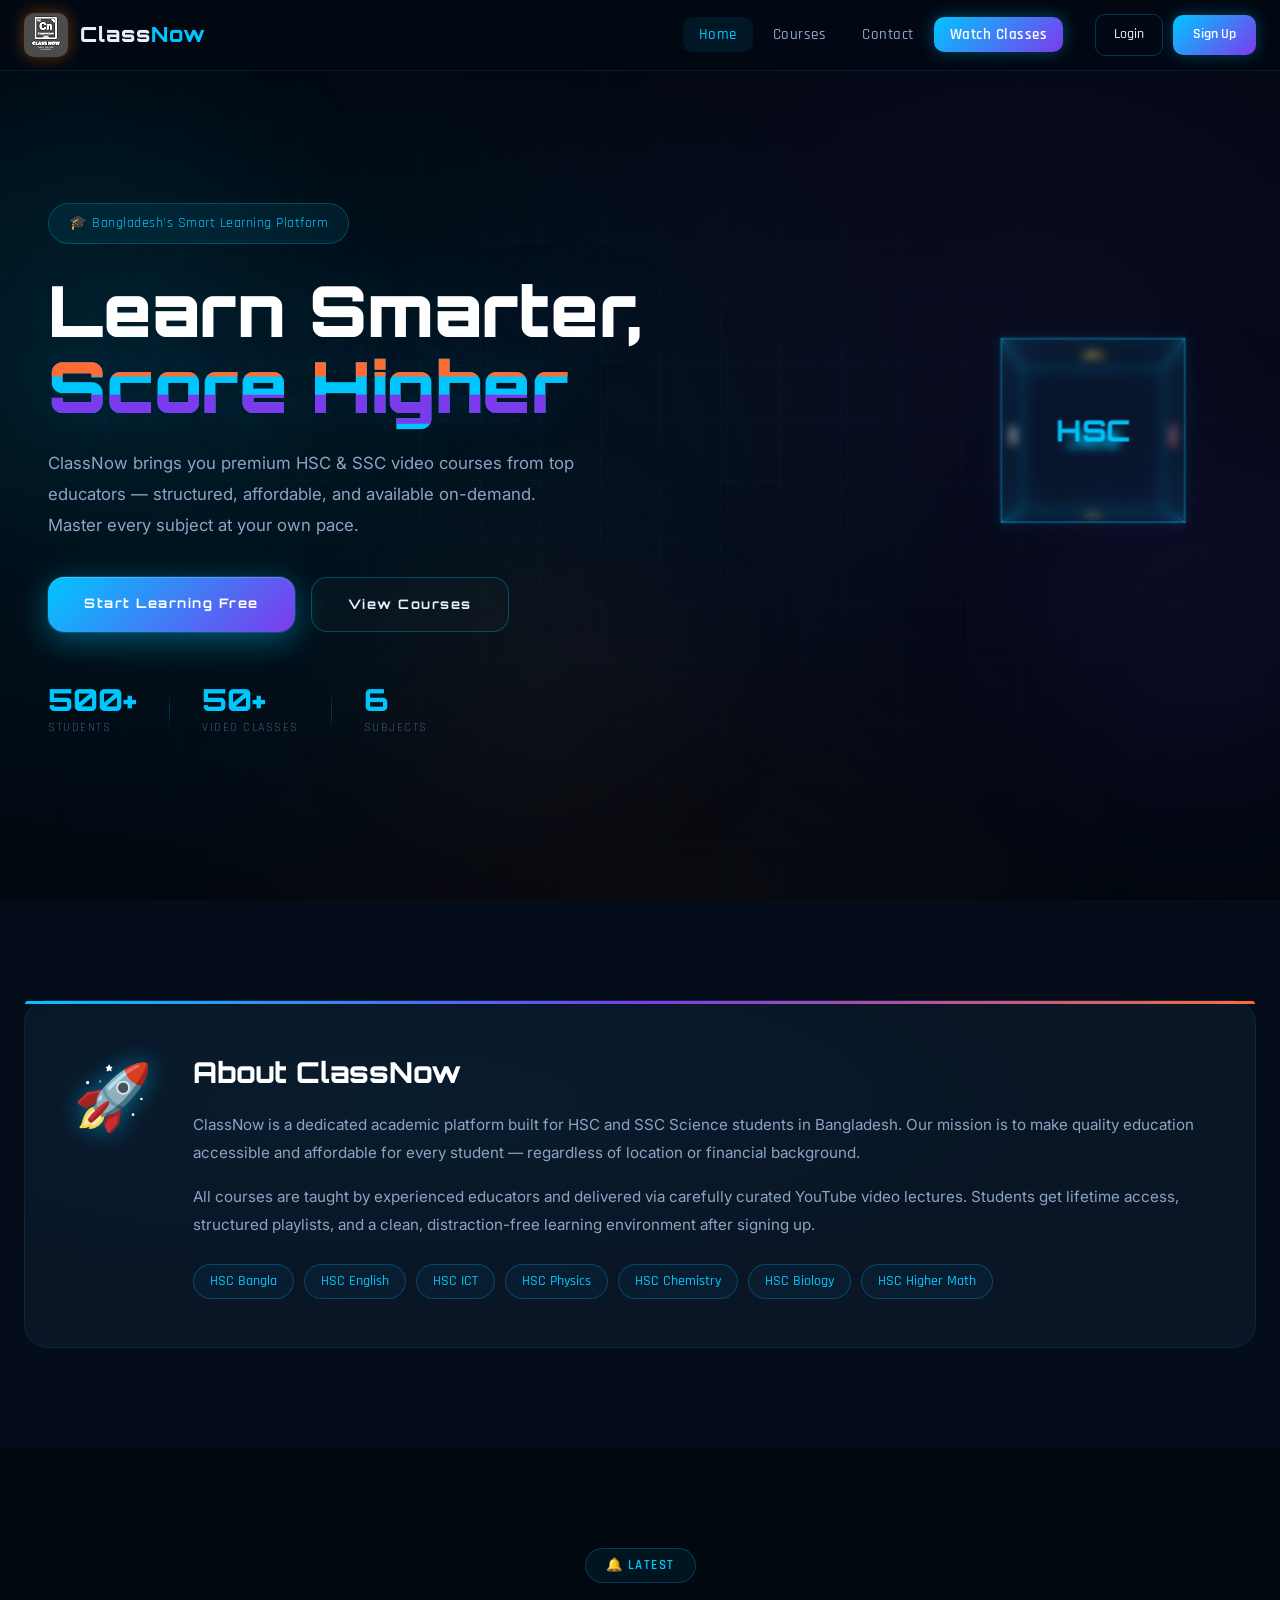
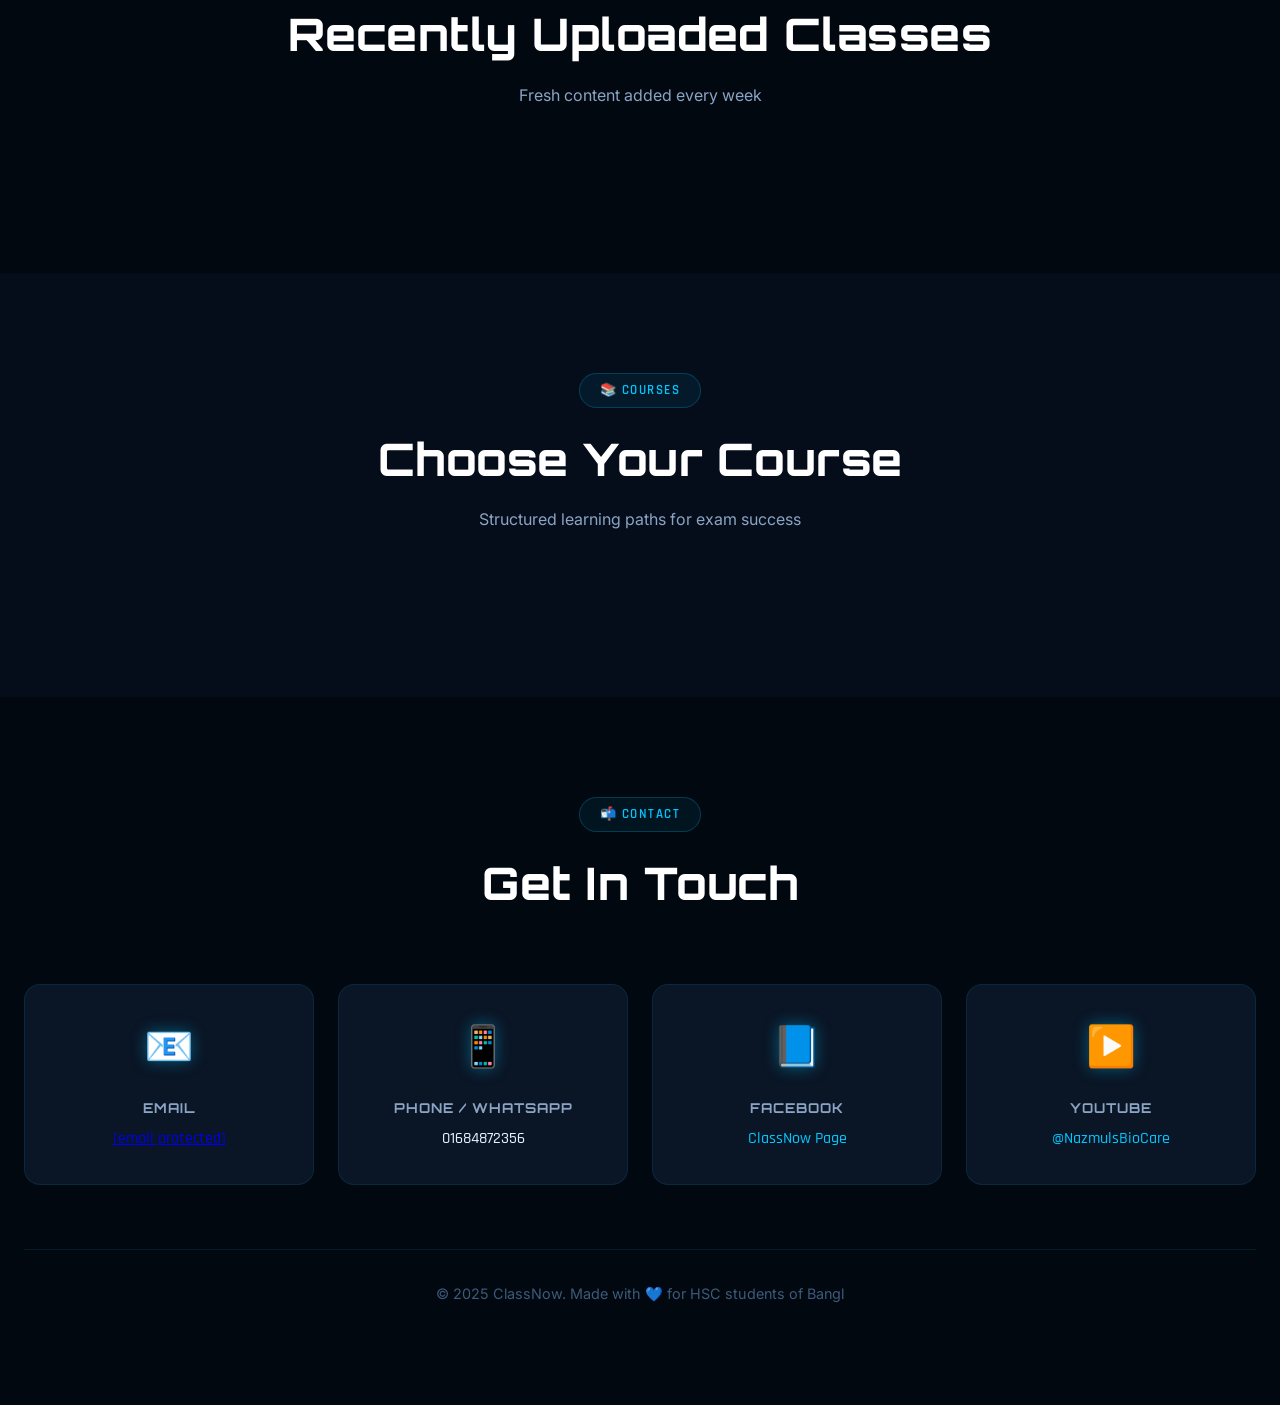
<file: classnow.html>
<!DOCTYPE html>
<html lang="en">
<head>
  <meta charset="UTF-8" />
  <meta name="viewport" content="width=device-width, initial-scale=1.0"/>
  <title>ClassNow — Premium HSC Courses</title>
  <link rel="stylesheet" href="style.css" />
  <link rel="icon" type="image/x-icon" href="favicon.ico" />
  <link rel="shortcut icon" href="favicon.ico" />
  <link href="https://fonts.googleapis.com/css2?family=Orbitron:wght@400;600;800;900&family=Rajdhani:wght@300;400;500;600;700&family=Inter:wght@300;400;500&display=swap" rel="stylesheet"/>
</head>
<body>

<!-- PARTICLE CANVAS -->
<canvas id="particles"></canvas>
<div class="orb orb-1"></div>
<div class="orb orb-2"></div>
<div class="orb orb-3"></div>

<!-- NAVBAR -->
<nav class="navbar" id="navbar">
  <div class="nav-inner">
    <div class="nav-logo">
      <img src="logo-nav.png" class="nav-logo-img" alt="ClassNow Logo" />
      <span class="brand">Class<span class="accent">Now</span></span>
    </div>
    <ul class="nav-links">
      <li><a href="#home" class="nav-link active">Home</a></li>
      <li><a href="#courses" class="nav-link">Courses</a></li>
      <li><a href="#contact" class="nav-link">Contact</a></li>
      <li><a href="classes.html" class="nav-link watch-btn" id="watchBtn">Watch Classes</a></li>
    </ul>
    <div class="nav-auth" id="navAuth">
      <a href="login.html" class="btn-ghost">Login</a>
      <a href="signup.html" class="btn-primary-sm">Sign Up</a>
    </div>
    <div class="nav-user hidden" id="navUser">
      <span class="user-greeting">Hello, <span id="userName">Student</span></span>
      <button class="btn-ghost" onclick="logout()">Logout</button>
    </div>
    <button class="hamburger" id="hamburger">&#9776;</button>
  </div>
  <div class="mobile-menu hidden" id="mobileMenu">
    <a href="#home" onclick="closeMobileMenu()">🏠 Home</a>
    <a href="#courses" onclick="closeMobileMenu()">📚 Courses</a>
    <a href="#contact" onclick="closeMobileMenu()">📬 Contact</a>
    <a href="classes.html" class="mob-watch">▶ Watch Classes</a>
    <div class="mob-divider"></div>
    <div id="mobAuthLinks">
      <a href="login.html" class="mob-login">Login</a>
      <a href="signup.html" class="mob-signup">Sign Up Free</a>
    </div>
    <div id="mobUserLinks" style="display:none; flex-direction:column; gap:4px;">
      <div class="mob-user">👋 Hello, <span id="mobUserName">Student</span></div>
      <a href="javascript:void(0)" class="mob-logout" onclick="logout()">🚪 Logout</a>
    </div>
  </div>
</nav>

<!-- HERO -->
<section class="hero" id="home">
  <div class="hero-glow"></div>
  <div class="hero-grid"></div>
  <div class="hero-content">
    <div class="hero-badge">🎓 Bangladesh's Smart Learning Platform</div>
    <h1 class="hero-title">
      Learn Smarter,<br/>
      <span class="glitch" data-text="Score Higher">Score Higher</span>
    </h1>
    <p class="hero-desc">
      ClassNow brings you premium HSC &amp; SSC video courses from top educators — 
      structured, affordable, and available on-demand. Master every subject at your own pace.
    </p>
    <div class="hero-cta">
      <a href="signup.html" class="btn-hero">Start Learning Free</a>
      <a href="#courses" class="btn-hero-outline">View Courses</a>
    </div>
    <div class="hero-stats">
      <div class="stat"><span class="stat-num">500+</span><span class="stat-label">Students</span></div>
      <div class="stat-divider"></div>
      <div class="stat"><span class="stat-num">50+</span><span class="stat-label">Video Classes</span></div>
      <div class="stat-divider"></div>
      <div class="stat"><span class="stat-num">6</span><span class="stat-label">Subjects</span></div>
    </div>
  </div>
  <div class="hero-visual">
    <div class="scene">
      <div class="cube">
        <div class="face front">HSC</div>
        <div class="face back">SSC</div>
        <div class="face left">📖</div>
        <div class="face right">🎯</div>
        <div class="face top">🏆</div>
        <div class="face bottom">💡</div>
      </div>
    </div>
  </div>
</section>

<!-- ABOUT SECTION -->
<section class="about-section">
  <div class="section-inner">
    <div class="about-card tilt-card">
      <div class="about-icon">🚀</div>
      <div class="about-text">
        <h2>About ClassNow</h2>
        <p>
          ClassNow is a dedicated academic platform built for HSC and SSC Science students in Bangladesh. 
          Our mission is to make quality education accessible and affordable for every student — 
          regardless of location or financial background.
        </p>
        <p>
          All courses are taught by experienced educators and delivered via carefully curated YouTube 
          video lectures. Students get lifetime access, structured playlists, and a clean, distraction-free 
          learning environment after signing up.
        </p>
        <div class="about-tags">
          <span class="tag">HSC Bangla</span>
          <span class="tag">HSC English</span>
          <span class="tag">HSC ICT</span>
          <span class="tag">HSC Physics</span>
          <span class="tag">HSC Chemistry</span>
          <span class="tag">HSC Biology</span>
          <span class="tag">HSC Higher Math</span>
        </div>
      </div>
    </div>
  </div>
</section>

<!-- RECENT UPLOADS -->
<section class="recent-section">
  <div class="section-inner">
    <div class="section-header">
      <span class="section-label">🔔 Latest</span>
      <h2 class="section-title">Recently Uploaded Classes</h2>
      <p class="section-sub">Fresh content added every week</p>
    </div>
    <div class="recent-grid" id="recentGrid">
      <!-- Filled by JS -->
    </div>
  </div>
</section>

<!-- COURSES SECTION -->
<section class="courses-section" id="courses">
  <div class="section-inner">
    <div class="section-header">
      <span class="section-label">📚 Courses</span>
      <h2 class="section-title">Choose Your Course</h2>
      <p class="section-sub">Structured learning paths for exam success</p>
    </div>
    <div class="courses-grid" id="coursesGrid">
      <!-- Filled by JS -->
    </div>
  </div>
</section>

<!-- CONTACT SECTION -->
<section class="contact-section" id="contact">
  <div class="section-inner">
    <div class="section-header">
      <span class="section-label">📬 Contact</span>
      <h2 class="section-title">Get In Touch</h2>
    </div>
    <div class="contact-grid">
      <div class="contact-card card-3d">
        <div class="contact-icon">📧</div>
        <h3>Email</h3>
        <p><a href="/cdn-cgi/l/email-protection" class="__cf_email__" data-cfemail="4d232c372038212829380d2a202c2421632e2220">[email&#160;protected]</a></p>
      </div>
      <div class="contact-card card-3d">
        <div class="contact-icon">📱</div>
        <h3>Phone / WhatsApp</h3>
        <p>01684872356</p>
      </div>
      <div class="contact-card card-3d">
        <div class="contact-icon">📘</div>
        <h3>Facebook</h3>
        <a href="https://www.facebook.com/share/18S3JXtCBe/" target="_blank" class="contact-link">ClassNow Page</a>
      </div>
      <div class="contact-card card-3d">
        <div class="contact-icon">▶️</div>
        <h3>YouTube</h3>
        <a href="http://www.youtube.com/@NazmulsBioCare" target="_blank" class="contact-link">@NazmulsBioCare</a>
      </div>
    </div>
    <div class="footer-note">
      <p>© 2025 ClassNow. Made with 💙 for HSC students of Bangl
</file>
<file: style.css>
/* =====================================================
   CLASSNOW — MAIN STYLESHEET v2
   Deep 3D Futuristic Aesthetic
   ===================================================== */

*, *::before, *::after { box-sizing: border-box; margin: 0; padding: 0; }

:root {
  --bg: #020810;
  --bg2: #050d1a;
  --surface: #0a1525;
  --surface2: #0e1c30;
  --border: rgba(0,180,255,0.12);
  --border2: rgba(0,180,255,0.28);
  --accent: #00c6ff;
  --accent2: #7c3aed;
  --accent3: #ff6b35;
  --text: #e8f0fe;
  --text2: #8ba4c4;
  --text3: #3d5a7a;
  --radius: 16px;
  --radius-sm: 10px;
  --font-display: 'Orbitron', sans-serif;
  --font-body: 'Rajdhani', sans-serif;
  --font-text: 'Inter', sans-serif;
  --transition: 0.3s cubic-bezier(0.4,0,0.2,1);
}

html { scroll-behavior: smooth; }

body {
  background: var(--bg);
  color: var(--text);
  font-family: var(--font-body);
  font-size: 16px;
  line-height: 1.6;
  overflow-x: hidden;
  /* NO perspective on body — breaks fixed elements */
}

/* SCROLLBAR */
::-webkit-scrollbar { width: 5px; }
::-webkit-scrollbar-track { background: var(--bg); }
::-webkit-scrollbar-thumb { background: linear-gradient(var(--accent), var(--accent2)); border-radius: 3px; }

/* PARTICLES */
#particles {
  position: fixed; inset: 0;
  pointer-events: none;
  z-index: 0;
}

/* ===== NAVBAR ===== */
.navbar {
  position: fixed; top: 0; left: 0; right: 0;
  z-index: 1000;
  background: rgba(2,8,16,0.75);
  backdrop-filter: blur(24px) saturate(180%);
  -webkit-backdrop-filter: blur(24px) saturate(180%);
  border-bottom: 1px solid var(--border);
  transition: var(--transition);
}
.navbar.scrolled {
  background: rgba(2,8,16,0.95);
  box-shadow: 0 4px 40px rgba(0,0,0,0.6), 0 1px 0 rgba(0,198,255,0.1);
}
.nav-inner {
  max-width: 1280px; margin: auto;
  padding: 0 24px; height: 70px;
  display: flex; align-items: center; gap: 32px;
}
.nav-logo {
  display: flex; align-items: center; gap: 12px;
  text-decoration: none; flex-shrink: 0;
}
.logo-icon {
  width: 42px; height: 42px;
  background: linear-gradient(135deg, var(--accent), var(--accent2));
  border-radius: 10px;
  display: flex; align-items: center; justify-content: center;
  box-shadow: 0 0 18px rgba(0,198,255,0.5), inset 0 1px 0 rgba(255,255,255,0.2);
  font-family: var(--font-display); font-weight: 800; font-size: 14px; color: #fff; overflow: hidden;
}
.brand { font-family: var(--font-display); font-size: 1.3rem; font-weight: 800; color: var(--text); letter-spacing: 1px; }
.brand .accent { color: var(--accent); }
.nav-links { display: flex; list-style: none; gap: 4px; margin-left: auto; }
.nav-link {
  padding: 8px 16px; color: var(--text2); text-decoration: none;
  font-family: var(--font-body); font-weight: 500; font-size: 0.95rem;
  border-radius: var(--radius-sm); transition: var(--transition); letter-spacing: 0.5px;
}
.nav-link:hover, .nav-link.active { color: var(--accent); background: rgba(0,198,255,0.08); }
.watch-btn {
  background: linear-gradient(135deg, var(--accent), var(--accent2)) !important;
  color: #fff !important; font-weight: 600 !important;
  box-shadow: 0 0 16px rgba(0,198,255,0.35);
}
.watch-btn:hover { box-shadow: 0 0 28px rgba(0,198,255,0.55); transform: translateY(-2px) !important; }
.nav-auth { display: flex; align-items: center; gap: 10px; }
.nav-user { display: flex; align-items: center; gap: 12px; }
.user-greeting { font-family: var(--font-body); font-size: 0.9rem; color: var(--text2); }
.user-greeting span { color: var(--accent); font-weight: 600; }
.btn-ghost {
  padding: 8px 18px; border: 1px solid var(--border2); background: transparent;
  color: var(--text); border-radius: var(--radius-sm); cursor: pointer;
  font-family: var(--font-body); font-size: 0.9rem; text-decoration: none;
  transition: var(--transition); font-weight: 500;
}
.btn-ghost:hover { border-color: var(--accent); color: var(--accent); background: rgba(0,198,255,0.05); }
.btn-primary-sm {
  padding: 8px 20px; background: linear-gradient(135deg, var(--accent), var(--accent2));
  color: #fff; border: none; border-radius: var(--radius-sm); cursor: pointer;
  font-family: var(--font-body); font-size: 0.9rem; text-decoration: none;
  font-weight: 600; transition: var(--transition); box-shadow: 0 0 15px rgba(0,198,255,0.3);
}
.btn-primary-sm:hover { box-shadow: 0 0 28px rgba(0,198,255,0.5); transform: translateY(-2px); }
.hamburger { display: none; background: none; border: none; color: var(--text); font-size: 1.5rem; cursor: pointer; margin-left: auto; }
.mobile-menu { background: var(--surface); border-top: 1px solid var(--border); padding: 16px 24px; display: flex; flex-direction: column; gap: 12px; }
.mobile-menu a { color: var(--text2); text-decoration: none; font-family: var(--font-body); font-size: 1rem; padding: 10px 0; border-bottom: 1px solid var(--border); }
.mobile-menu a:hover { color: var(--accent); }
.hidden { display: none !important; }

/* ===== HERO ===== */
.hero {
  min-height: 100vh;
  display: flex; align-items: center;
  padding: 100px 24px 60px;
  position: relative; overflow: hidden;
}

/* Animated background mesh */
.hero::before {
  content: '';
  position: absolute; inset: 0;
  background:
    radial-gradient(ellipse 60% 50% at 20% 50%, rgba(0,198,255,0.08), transparent),
    radial-gradient(ellipse 50% 60% at 80% 40%, rgba(124,58,237,0.08), transparent),
    radial-gradient(ellipse 40% 40% at 50% 100%, rgba(255,107,53,0.04), transparent);
  animation: meshShift 8s ease-in-out infinite alternate;
  pointer-events: none; z-index: 0;
}
@keyframes meshShift {
  from { opacity: 0.7; transform: scale(1) rotate(0deg); }
  to { opacity: 1; transform: scale(1.05) rotate(1deg); }
}

.hero-grid {
  position: absolute; inset: 0; pointer-events: none; z-index: 0;
  background-image:
    linear-gradient(rgba(0,198,255,0.035) 1px, transparent 1px),
    linear-gradient(90deg, rgba(0,198,255,0.035) 1px, transparent 1px);
  background-size: 60px 60px;
  mask-image: radial-gradient(ellipse 80% 80% at 50% 50%, black 20%, transparent 80%);
  -webkit-mask-image: radial-gradient(ellipse 80% 80% at 50% 50%, black 20%, transparent 80%);
  animation: gridDrift 20s linear infinite;
}
@keyframes gridDrift {
  from { background-position: 0 0; }
  to { background-position: 60px 60px; }
}

.hero-content {
  position: relative; z-index: 2;
  max-width: 640px;
  margin-left: max(24px, calc(50vw - 640px));
  animation: fadeInUp 0.9s cubic-bezier(0.22,1,0.36,1) both;
}
@keyframes fadeInUp {
  from { opacity: 0; transform: translateY(50px); }
  to { opacity: 1; transform: translateY(0); }
}

.hero-badge {
  display: inline-flex; align-items: center; gap: 8px;
  padding: 8px 20px;
  background: rgba(0,198,255,0.08);
  border: 1px solid rgba(0,198,255,0.25);
  border-radius: 100px;
  font-family: var(--font-body); font-size: 0.9rem; color: var(--accent);
  margin-bottom: 28px; letter-spacing: 0.5px;
  animation: fadeInUp 0.9s 0.1s cubic-bezier(0.22,1,0.36,1) both;
}

.hero-title {
  font-family: var(--font-display);
  font-size: clamp(2.4rem, 5.5vw, 4.8rem);
  font-weight: 900; line-height: 1.08;
  margin-bottom: 24px; color: #fff;
  animation: fadeInUp 0.9s 0.2s cubic-bezier(0.22,1,0.36,1) both;
  text-shadow: 0 0 80px rgba(0,198,255,0.15);
}

/* GLITCH */
.glitch { position: relative; color: var(--accent); display: inline-block; }
.glitch::before, .glitch::after {
  content: attr(data-text); position: absolute; top: 0; left: 0; width: 100%;
}
.glitch::before {
  color: #ff6b35; animation: glitch1 4s infinite;
  clip-path: polygon(0 0,100% 0,100% 38%,0 38%);
}
.glitch::after {
  color: #7c3aed; animation: glitch2 4s infinite;
  clip-path: polygon(0 62%,100% 62%,100% 100%,0 100%);
}
@keyframes glitch1 {
  0%,90%,100% { transform: translate(0); opacity: 0; }
  91%,93% { transform: translate(-4px,2px); opacity: 0.9; }
  92%,94% { transform: translate(4px,-1px); opacity: 0.9; }
}
@keyframes glitch2 {
  0%,90%,100% { transform: translate(0); opacity: 0; }
  91.5%,93.5% { transform: translate(4px,2px); opacity: 0.9; }
  92.5%,94.5% { transform: translate(-4px,-2px); opacity: 0.9; }
}

.hero-desc {
  font-family: var(--font-text); font-size: 1.05rem; color: var(--text2);
  max-width: 540px; margin-bottom: 36px; line-height: 1.85;
  animation: fadeInUp 0.9s 0.3s cubic-bezier(0.22,1,0.36,1) both;
}
.hero-cta { display: flex; gap: 16px; flex-wrap: wrap; margin-bottom: 52px; animation: fadeInUp 0.9s 0.4s cubic-bezier(0.22,1,0.36,1) both; }

.btn-hero {
  padding: 16px 36px;
  background: linear-gradient(135deg, var(--accent), var(--accent2));
  color: #fff; text-decoration: none; border-radius: var(--radius);
  font-family: var(--font-display); font-size: 0.82rem; font-weight: 700; letter-spacing: 1.5px;
  transition: all 0.3s ease;
  box-shadow: 0 8px 32px rgba(0,198,255,0.4), 0 0 0 1px rgba(0,198,255,0.2), inset 0 1px 0 rgba(255,255,255,0.2);
  position: relative; overflow: hidden;
}
.btn-hero::after {
  content: ''; position: absolute; inset: 0;
  background: linear-gradient(135deg, rgba(255,255,255,0.18), transparent);
  opacity: 0; transition: opacity 0.3s;
}
.btn-hero:hover { transform: translateY(-4px) scale(1.02); box-shadow: 0 16px 48px rgba(0,198,255,0.55), 0 0 0 1px rgba(0,198,255,0.4); }
.btn-hero:hover::after { opacity: 1; }

.btn-hero-outline {
  padding: 16px 36px;
  border: 1.5px solid rgba(0,198,255,0.3); color: var(--text); text-decoration: none;
  border-radius: var(--radius); font-family: var(--font-display); font-size: 0.82rem; font-weight: 700;
  letter-spacing: 1.5px; transition: all 0.3s ease; backdrop-filter: blur(10px);
  background: rgba(255,255,255,0.02);
}
.btn-hero-outline:hover { border-color: var(--accent); color: var(--accent); transform: translateY(-4px); box-shadow: 0 12px 36px rgba(0,0,0,0.4), inset 0 0 20px rgba(0,198,255,0.05); }

.hero-stats { display: flex; align-items: center; gap: 32px; animation: fadeInUp 0.9s 0.5s cubic-bezier(0.22,1,0.36,1) both; }
.stat { display: flex; flex-direction: column; }
.stat-num { font-family: var(--font-display); font-size: 1.9rem; font-weight: 800; color: var(--accent); line-height: 1; }
.stat-label { font-size: 0.75rem; color: var(--text3); letter-spacing: 1.5px; text-transform: uppercase; margin-top: 4px; }
.stat-divider { width: 1px; height: 40px; background: linear-gradient(transparent, var(--border2), transparent); }

/* ===== 3D CUBE — HERO RIGHT ===== */
.hero-visual {
  position: absolute; right: 6%; top: 50%;
  transform: translateY(-50%);
  z-index: 2;
}
.scene {
  width: 220px; height: 220px;
  perspective: 600px;
  perspective-origin: 50% 50%;
}
.cube {
  width: 160px; height: 160px;
  position: relative;
  transform-style: preserve-3d;
  animation: rotateCube 14s infinite linear;
  margin: 30px auto;
}
@keyframes rotateCube {
  from { transform: rotateX(-25deg) rotateY(0deg); }
  to   { transform: rotateX(-25deg) rotateY(360deg); }
}
.face {
  position: absolute; width: 160px; height: 160px;
  border: 1.5px solid rgba(0,198,255,0.5);
  display: flex; align-items: center; justify-content: center;
  font-family: var(--font-display); font-size: 1.6rem; font-weight: 800;
  color: rgba(0,198,255,0.95);
  background: rgba(0,198,255,0.03);
  backdrop-filter: blur(4px);
  box-shadow: inset 0 0 40px rgba(0,198,255,0.08), 0 0 20px rgba(0,198,255,0.1);
}
.face.front  { transform: translateZ(80px); }
.face.back   { transform: rotateY(180deg) translateZ(80px); }
.face.left   { transform: rotateY(-90deg) translateZ(80px); }
.face.right  { transform: rotateY(90deg) translateZ(80px); }
.face.top    { transform: rotateX(90deg) translateZ(80px); }
.face.bottom { transform: rotateX(-90deg) translateZ(80px); }

/* Floating rings around cube */
.cube-ring {
  position: absolute; top: 50%; left: 50%;
  border-radius: 50%;
  border: 1px solid rgba(0,198,255,0.15);
  transform-style: preserve-3d;
}
.cube-ring-1 {
  width: 240px; height: 240px;
  margin: -120px 0 0 -120px;
  animation: ringRotate1 8s linear infinite;
  border-color: rgba(0,198,255,0.12);
}
.cube-ring-2 {
  width: 200px; height: 200px;
  margin: -100px 0 0 -100px;
  animation: ringRotate2 6s linear infinite reverse;
  border-color: rgba(124,58,237,0.15);
}
@keyframes ringRotate1 { from { transform: rotateX(70deg) rotateZ(0deg); } to { transform: rotateX(70deg) rotateZ(360deg); } }
@keyframes ringRotate2 { from { transform: rotateX(30deg) rotateZ(0deg); } to { transform: rotateX(30deg) rotateZ(360deg); } }

/* ===== SECTION COMMONS ===== */
.section-inner { max-width: 1280px; margin: auto; padding: 100px 24px; position: relative; z-index: 2; }
.section-header { text-align: center; margin-bottom: 64px; }
.section-label {
  display: inline-block; padding: 6px 20px;
  background: rgba(0,198,255,0.07); border: 1px solid rgba(0,198,255,0.22);
  border-radius: 100px; font-size: 0.82rem; color: var(--accent);
  font-family: var(--font-body); font-weight: 600; letter-spacing: 1.5px;
  text-transform: uppercase; margin-bottom: 16px;
}
.section-title { font-family: var(--font-display); font-size: clamp(1.8rem, 4vw, 2.8rem); font-weight: 800; color: #fff; margin-bottom: 12px; letter-spacing: 0.5px; }
.section-sub { color: var(--text2); font-family: var(--font-text); font-size: 1rem; }

/* ===== INTERACTIVE 3D CARD ===== */
.tilt-card {
  transform-style: preserve-3d;
  transform: perspective(1000px) rotateX(0deg) rotateY(0deg);
  transition: transform 0.15s ease, box-shadow 0.3s ease;
  will-change: transform;
  cursor: default;
}
.tilt-card .card-shine {
  position: absolute; inset: 0; border-radius: inherit;
  background: radial-gradient(circle at 50% 50%, rgba(255,255,255,0.06), transparent 60%);
  opacity: 0; transition: opacity 0.3s;
  pointer-events: none; z-index: 3;
}
.tilt-card:hover .card-shine { opacity: 1; }

/* ===== ABOUT ===== */
.about-section { position: relative; z-index: 2; background: var(--bg2); }
.about-card {
  background: var(--surface);
  border: 1px solid var(--border);
  border-radius: 24px; padding: 48px;
  display: flex; gap: 40px; align-items: flex-start;
  position: relative; overflow: visible;
}
.about-card::before {
  content: ''; position: absolute; top: 0; left: 0; right: 0; height: 3px;
  background: linear-gradient(90deg, var(--accent), var(--accent2), var(--accent3));
}
.about-card::after {
  content: ''; position: absolute; inset: 0;
  border-radius: 24px;
  background: radial-gradient(ellipse 60% 60% at 30% 30%, rgba(0,198,255,0.04), transparent);
  pointer-events: none; z-index: 0;
}
.about-icon { font-size: 4rem; flex-shrink: 0; filter: drop-shadow(0 0 12px rgba(0,198,255,0.5)); position: relative; z-index: 1; }
.about-text { position: relative; z-index: 1; }
.about-text h2 { font-family: var(--font-display); font-size: 1.8rem; font-weight: 800; color: #fff; margin-bottom: 16px; }
.about-text p { font-family: var(--font-text); color: var(--text2); margin-bottom: 16px; line-height: 1.85; font-size: 0.95rem; }
.about-tags { display: flex; flex-wrap: wrap; gap: 10px; margin-top: 24px; }
.tag {
  padding: 6px 16px; border: 1px solid var(--border2); border-radius: 100px;
  font-size: 0.85rem; color: var(--accent); background: rgba(0,198,255,0.05);
  font-family: var(--font-body); font-weight: 500; transition: var(--transition);
}
.tag:hover { background: rgba(0,198,255,0.12); border-color: var(--accent); transform: translateY(-2px); }

/* ===== RECENT CLASSES ===== */
.recent-section { position: relative; z-index: 2; }
.recent-grid { display: grid; grid-template-columns: repeat(auto-fill, minmax(320px, 1fr)); gap: 24px; }
.recent-card {
  background: var(--surface); border: 1px solid var(--border);
  border-radius: var(--radius); overflow: visible; cursor: pointer;
  position: relative; transform-style: preserve-3d;
}
.recent-card-inner {
  border-radius: var(--radius); overflow: hidden;
  position: relative;
}
.recent-card-inner::before {
  content: ''; position: absolute; top: 0; left: 0; right: 0; height: 2px;
  background: linear-gradient(90deg, var(--accent), var(--accent2));
  transform: scaleX(0); transform-origin: left; transition: transform 0.35s ease; z-index: 2;
}
.recent-card:hover .recent-card-inner::before { transform: scaleX(1); }
.recent-thumb { width: 100%; height: 180px; background: var(--surface2); position: relative; overflow: hidden; }
.recent-thumb img { width: 100%; height: 100%; object-fit: cover; transition: transform 0.4s ease; display: block; }
.recent-card:hover .recent-thumb img { transform: scale(1.06); }
.thumb-play {
  position: absolute; inset: 0; display: flex; align-items: center; justify-content: center;
  background: rgba(0,0,0,0.45); opacity: 0; transition: var(--transition);
}
.thumb-play span { font-size: 3.5rem; filter: drop-shadow(0 0 16px rgba(0,198,255,0.8)); }
.recent-card:hover .thumb-play { opacity: 1; }
.recent-body { padding: 20px; }
.recent-badge {
  display: inline-block; padding: 3px 10px;
  background: rgba(0,198,255,0.1); border: 1px solid rgba(0,198,255,0.3);
  border-radius: 100px; font-size: 0.7rem; color: var(--accent);
  font-weight: 600; letter-spacing: 1px; text-transform: uppercase; margin-bottom: 10px;
}
.new-badge { background: rgba(255,107,53,0.15); border-color: rgba(255,107,53,0.4); color: var(--accent3); }
.recent-title { font-family: var(--font-body); font-weight: 600; font-size: 1rem; color: var(--text); margin-bottom: 8px; line-height: 1.5; }
.recent-meta { font-size: 0.8rem; color: var(--text3); font-family: var(--font-text); }

/* ===== COURSES ===== */
.courses-section { background: var(--bg2); position: relative; z-index: 2; }
.courses-grid { display: grid; grid-template-columns: repeat(auto-fill, minmax(350px, 1fr)); gap: 28px; }
.course-card {
  background: var(--surface); border: 1px solid var(--border);
  border-radius: 20px; overflow: hidden; position: relative;
  transform-style: preserve-3d;
}
.course-card::after {
  content: ''; position: absolute; inset: 0;
  background: linear-gradient(135deg, rgba(255,255,255,0.03), transparent 50%);
  pointer-events: none;
}
.course-header { padding: 28px 28px 20px; position: relative; }
.course-icon-wrap {
  width: 60px; height: 60px; border-radius: 14px;
  display: flex; align-items: center; justify-content: center;
  font-size: 1.8rem; margin-bottom: 16px;
}
.course-title { font-family: var(--font-display); font-size: 1rem; font-weight: 700; color: #fff; margin-bottom: 10px; line-height: 1.4; }
.course-desc { font-family: var(--font-text); font-size: 0.85rem; color: var(--text2); line-height: 1.6; margin-bottom: 16px; }
.course-meta { display: flex; gap: 16px; }
.meta-item { font-size: 0.8rem; color: var(--text3); font-family: var(--font-body); display: flex; align-items: center; gap: 5px; }
.course-footer {
  padding: 20px 28px; border-top: 1px solid var(--border);
  display: flex; align-items: center; justify-content: space-between;
  background: rgba(0,0,0,0.25);
}
.price-wrap { display: flex; align-items: baseline; gap: 8px; }
.price-orig { font-size: 0.85rem; color: var(--text3); text-decoration: line-through; }
.price-now { font-family: var(--font-display); font-size: 1.3rem; font-weight: 800; color: var(--accent); }
.price-currency { font-size: 0.8rem; color: var(--text2); }
.btn-enroll {
  padding: 10px 22px; border-radius: var(--radius-sm); font-family: var(--font-body);
  font-size: 0.9rem; font-weight: 600; color: #fff; cursor: pointer; border: none;
  transition: all 0.3s ease; position: relative; overflow: hidden; text-decoration: none;
}
.btn-enroll::before {
  content: ''; position: absolute; inset: 0;
  background: rgba(255,255,255,0.15); opacity: 0; transition: opacity 0.3s;
}
.btn-enroll:hover { transform: translateY(-3px) scale(1.04); }
.btn-enroll:hover::before { opacity: 1; }

/* ===== CONTACT ===== */
.contact-section { position: relative; z-index: 2; }
.contact-grid { display: grid; grid-template-columns: repeat(auto-fill, minmax(240px, 1fr)); gap: 24px; margin-bottom: 64px; }
.contact-card {
  background: var(--surface); border: 1px solid var(--border);
  border-radius: var(--radius); padding: 32px 24px; text-align: center;
  position: relative; overflow: hidden;
}
.contact-card::before {
  content: ''; position: absolute; bottom: 0; left: 0; right: 0; height: 2px;
  background: linear-gradient(90deg, var(--accent), var(--accent2));
  transform: scaleX(0); transition: transform 0.35s ease; transform-origin: center;
}
.contact-card:hover::before { transform: scaleX(1); }
.contact-icon { font-size: 2.5rem; margin-bottom: 16px; filter: drop-shadow(0 0 8px rgba(0,198,255,0.4)); }
.contact-card h3 { font-family: var(--font-display); font-size: 0.85rem; font-weight: 700; color: var(--text2); margin-bottom: 8px; letter-spacing: 1px; text-transform: uppercase; }
.contact-card p { color: var(--text); font-family: var(--font-body); font-weight: 500; }
.contact-link { color: var(--accent); text-decoration: none; font-family: var(--font-body); font-weight: 500; transition: var(--transition); }
.contact-link:hover { color: #fff; text-decoration: underline; }
.footer-note { text-align: center; color: var(--text3); font-family: var(--font-text); font-size: 0.9rem; padding-top: 32px; border-top: 1px solid var(--border); }

/* ===== FLOATING 3D ORBS (decorative) ===== */
.orb {
  position: fixed; border-radius: 50%; pointer-events: none; z-index: 0;
  filter: blur(80px);
  animation: orbFloat 10s ease-in-out infinite alternate;
}
.orb-1 { width: 400px; height: 400px; background: rgba(0,198,255,0.06); top: 10%; left: -10%; animation-delay: 0s; }
.orb-2 { width: 350px; height: 350px; background: rgba(124,58,237,0.06); top: 50%; right: -8%; animation-delay: -4s; }
.orb-3 { width: 300px; height: 300px; background: rgba(255,107,53,0.04); bottom: 10%; left: 30%; animation-delay: -7s; }
@keyframes orbFloat {
  from { transform: translate(0,0) scale(1); }
  to   { transform: translate(30px, -40px) scale(1.1); }
}

/* ===== AUTH PAGES ===== */
.auth-page { min-height: 100vh; display: flex; align-items: center; justify-content: center; padding: 100px 24px 40px; position: relative; }
.auth-bg-glow {
  position: fixed; inset: 0; z-index: 0; pointer-events: none;
  background:
    radial-gradient(circle at 25% 50%, rgba(0,198,255,0.07), transparent 50%),
    radial-gradient(circle at 75% 50%, rgba(124,58,237,0.07), transparent 50%);
}
.auth-card {
  background: var(--surface); border: 1px solid var(--border); border-radius: 24px;
  padding: 48px; width: 100%; max-width: 460px; position: relative; z-index: 2;
  box-shadow: 0 40px 80px rgba(0,0,0,0.6), 0 0 0 1px rgba(0,198,255,0.05);
  transform-style: preserve-3d;
  transition: transform 0.2s ease, box-shadow 0.3s ease;
}
.auth-card::before {
  content: ''; position: absolute; top: 0; left: 0; right: 0; height: 3px; border-radius: 24px 24px 0 0;
  background: linear-gradient(90deg, var(--accent), var(--accent2), var(--accent3));
}
.auth-logo { text-align: center; margin-bottom: 32px; }
.auth-title { font-family: var(--font-display); font-size: 1.4rem; font-weight: 800; color: #fff; text-align: center; margin-bottom: 8px; }
.auth-sub { text-align: center; color: var(--text3); font-family: var(--font-text); font-size: 0.9rem; margin-bottom: 36px; }
.form-group { margin-bottom: 20px; }
.form-group label { display: block; margin-bottom: 8px; font-family: var(--font-body); font-weight: 600; font-size: 0.9rem; color: var(--text2); letter-spacing: 0.5px; }
.form-input {
  width: 100%; padding: 14px 18px; background: var(--bg2); border: 1.5px solid var(--border);
  border-radius: var(--radius-sm); color: var(--text); font-family: var(--font-text);
  font-size: 1rem; transition: var(--transition); outline: none; -webkit-tap-highlight-color: transparent;
}
.form-input:focus { border-color: var(--accent); box-shadow: 0 0 0 3px rgba(0,198,255,0.12), 0 0 20px rgba(0,198,255,0.05); }
.form-input::placeholder { color: var(--text3); }
.btn-submit {
  width: 100%; padding: 16px; background: linear-gradient(135deg, var(--accent), var(--accent2));
  color: #fff; border: none; border-radius: var(--radius-sm); font-family: var(--font-display);
  font-size: 0.9rem; font-weight: 700; letter-spacing: 1px; cursor: pointer;
  transition: all 0.3s ease; margin-top: 8px; box-shadow: 0 8px 25px rgba(0,198,255,0.35);
  position: relative; overflow: hidden;
}
.btn-submit::after { content: ''; position: absolute; inset: 0; background: rgba(255,255,255,0.1); opacity: 0; transition: opacity 0.3s; }
.btn-submit:hover { transform: translateY(-3px); box-shadow: 0 14px 40px rgba(0,198,255,0.5); }
.btn-submit:hover::after { opacity: 1; }
.btn-submit:disabled { opacity: 0.6; cursor: not-allowed; transform: none; }
.auth-switch { text-align: center; margin-top: 24px; font-family: var(--font-text); font-size: 0.9rem; color: var(--text3); }
.auth-switch a { color: var(--accent); text-decoration: none; font-weight: 600; }
.auth-switch a:hover { text-decoration: underline; }
.form-error { background: rgba(255,80,80,0.08); border: 1px solid rgba(255,80,80,0.3); border-radius: var(--radius-sm); padding: 12px 16px; color: #ff8080; font-size: 0.9rem; font-family: var(--font-text); margin-bottom: 20px; display: none; }
.form-success { background: rgba(16,185,129,0.08); border: 1px solid rgba(16,185,129,0.3); border-radius: var(--radius-sm); padding: 12px 16px; color: #34d399; font-size: 0.9rem; font-family: var(--font-text); margin-bottom: 20px; display: none; }
.divider { display: flex; align-items: center; gap: 12px; margin: 24px 0; }
.divider-line { flex: 1; height: 1px; background: var(--border); }
.divider-text { font-size: 0.8rem; color: var(--text3); font-family: var(--font-text); }

/* ===== CLASSES PAGE ===== */
.classes-page { padding-top: 70px; min-height: 100vh; display: flex; flex-direction: column; }
.classes-header { background: var(--surface); border-bottom: 1px solid var(--border); padding: 24px; display: flex; align-items: center; gap: 24px; flex-wrap: wrap; position: sticky; top: 70px; z-index: 10; backdrop-filter: blur(20px); }
.classes-title { font-family: var(--font-display); font-size: 1.1rem; font-weight: 800; color: #fff; flex-shrink: 0; }
.course-selector { display: flex; gap: 8px; flex-wrap: wrap; }
.course-tab { padding: 8px 18px; border: 1px solid var(--border); border-radius: 100px; background: transparent; color: var(--text2); font-family: var(--font-body); font-size: 0.85rem; font-weight: 600; cursor: pointer; transition: var(--transition); }
.course-tab.active, .course-tab:hover { background: rgba(0,198,255,0.1); border-color: var(--accent); color: var(--accent); }
.classes-layout { flex: 1; display: flex; max-width: 1400px; width: 100%; margin: 0 auto; }

.video-main { flex: 1; padding: 28px; display: flex; flex-direction: column; gap: 20px; }
.video-player-wrap {
  width: 100%; aspect-ratio: 16/9; background: #000; border-radius: var(--radius);
  overflow: hidden; border: 1px solid var(--border);
  box-shadow: 0 20px 60px rgba(0,0,0,0.8), 0 0 0 1px rgba(0,198,255,0.05), 0 0 40px rgba(0,198,255,0.08);
  position: relative;
  transform-style: preserve-3d;
  transform: perspective(1200px) rotateX(2deg);
  transition: transform 0.4s ease;
}
.video-player-wrap:hover { transform: perspective(1200px) rotateX(0deg); box-shadow: 0 30px 80px rgba(0,0,0,0.9), 0 0 50px rgba(0,198,255,0.12); }
.video-player-wrap iframe { width: 100%; height: 100%; border: none; display: block; }
.video-placeholder { width: 100%; height: 100%; display: flex; flex-direction: column; align-items: center; justify-content: center; color: var(--text3); gap: 16px; }
.video-placeholder span { font-size: 4rem; filter: drop-shadow(0 0 20px rgba(0,198,255,0.3)); }
.video-info { padding: 4px 0; }
.video-now-title { font-family: var(--font-display); font-size: 1.1rem; font-weight: 700; color: #fff; margin-bottom: 8px; }
.video-now-meta { font-size: 0.85rem; color: var(--text3); font-family: var(--font-text); }

.playlist-sidebar {
  width: 360px; flex-shrink: 0; border-left: 1px solid var(--border); background: var(--surface);
  display: flex; flex-direction: column; height: calc(100vh - 140px); position: sticky; top: 140px; overflow: hidden;
}
.playlist-header { padding: 20px; border-bottom: 1px solid var(--border); font-family: var(--font-display); font-size: 0.82rem; font-weight: 700; color: var(--text2); letter-spacing: 1.5px; text-transform: uppercase; }
.playlist-count { font-family: var(--font-text); font-size: 0.8rem; color: var(--text3); font-weight: 400; text-transform: none; letter-spacing: 0; margin-top: 4px; }
.playlist-list { flex: 1; overflow-y: auto; padding: 12px; }
.playlist-list::-webkit-scrollbar { width: 4px; }
.playlist-list::-webkit-scrollbar-thumb { background: var(--border2); border-radius: 2px; }
.playlist-item { padding: 14px 16px; border-radius: var(--radius-sm); cursor: pointer; transition: var(--transition); display: flex; gap: 14px; align-items: flex-start; margin-bottom: 4px; position: relative; border: 1px solid transparent; }
.playlist-item:hover { background: rgba(0,198,255,0.05); border-color: rgba(0,198,255,0.1); transform: translateX(4px); }
.playlist-item.active { background: rgba(0,198,255,0.08); border-color: rgba(0,198,255,0.2); }
.playlist-item.active::before { content: ''; position: absolute; left: 0; top: 50%; transform: translateY(-50%); width: 3px; height: 60%; background: linear-gradient(var(--accent), var(--accent2)); border-radius: 3px; }
.playlist-num { font-family: var(--font-display); font-size: 0.75rem; font-weight: 700; color: var(--text3); flex-shrink: 0; width: 24px; padding-top: 2px; text-align: center; }
.playlist-item.active .playlist-num { color: var(--accent); }
.playlist-item-title { font-family: var(--font-body); font-size: 0.9rem; color: var(--text2); line-height: 1.5; flex: 1; }
.playlist-item.active .playlist-item-title { color: var(--text); font-weight: 600; }
.playlist-play-icon { font-size: 0.65rem; flex-shrink: 0; color: var(--accent); opacity: 0; transition: var(--transition); padding-top: 4px; }
.playlist-item.active .playlist-play-icon { opacity: 1; }

/* LOCKED OVERLAY */
.locked-overlay {
  position: fixed; inset: 0; background: rgba(2,8,16,0.97);
  display: flex; align-items: center; justify-content: center; z-index: 999;
  flex-direction: column; gap: 24px; text-align: center; padding: 24px;
  backdrop-filter: blur(10px);
}
.lock-icon { font-size: 5rem; animation: lockPulse 2s ease-in-out infinite; }
@keyframes lockPulse { 0%,100% { transform: scale(1) rotate(0deg); } 50% { transform: scale(1.1) rotate(-5deg); } }
.lock-title { font-family: var(--font-display); font-size: 1.8rem; font-weight: 800; color: #fff; }
.lock-sub { color: var(--text2); font-family: var(--font-text); max-width: 380px; line-height: 1.7; }
.lock-buttons { display: flex; gap: 16px; justify-content: center; }

/* TOAST */
.toast {
  position: fixed; bottom: 24px; right: 24px;
  background: var(--surface2); border: 1px solid var(--border2);
  border-radius: var(--radius-sm); padding: 14px 20px; color: var(--text);
  font-family: var(--font-body); font-size: 0.9rem; z-index: 9999;
  display: flex; align-items: center; gap: 10px; box-shadow: 0 12px 40px rgba(0,0,0,0.6);
  transform: translateY(80px) scale(0.95); opacity: 0;
  transition: all 0.4s cubic-bezier(0.34,1.56,0.64,1); pointer-events: none;
}
.toast.show { transform: translateY(0) scale(1); opacity: 1; }
.toast.success { border-color: rgba(16,185,129,0.5); }
.toast.error { border-color: rgba(255,80,80,0.5); }

/* ===== LOGO ===== */
.nav-logo-img { height: 44px; width: 44px; object-fit: contain; border-radius: 10px; filter: invert(1) brightness(2); box-shadow: 0 0 15px rgba(0,198,255,0.4); flex-shrink: 0; transition: filter 0.3s ease; }
.nav-logo-img:hover { filter: invert(1) brightness(2.2) drop-shadow(0 0 8px rgba(0,198,255,0.9)); }
.auth-logo-img { display: block; width: 90px; height: 90px; object-fit: contain; border-radius: 16px; margin: 0 auto 16px; filter: invert(1) brightness(2); box-shadow: 0 0 25px rgba(0,198,255,0.3); }

/* ===== SCROLL REVEAL ===== */
.reveal { opacity: 0; transform: translateY(40px); transition: opacity 0.7s cubic-bezier(0.22,1,0.36,1), transform 0.7s cubic-bezier(0.22,1,0.36,1); }
.reveal.visible { opacity: 1; transform: translateY(0); }
.reveal-delay-1 { transition-delay: 0.1s; }
.reveal-delay-2 { transition-delay: 0.2s; }
.reveal-delay-3 { transition-delay: 0.3s; }

/* ===== RESPONSIVE ===== */
@media (max-width: 1024px) { .hero-visual { display: none; } .playlist-sidebar { width: 300px; } }
@media (max-width: 768px) {
  .nav-links, .nav-auth { display: none; }
  .hamburger { display: block; }
  .about-card { flex-direction: column; padding: 28px; }
  .hero-stats { gap: 20px; }
  .classes-layout { flex-direction: column; }
  .playlist-sidebar { width: 100%; height: auto; position: static; border-left: none; border-top: 1px solid var(--border); }
  .playlist-list { max-height: 300px; }
  .auth-card { padding: 32px 24px; }
}
@media (max-width: 480px) {
  .hero-cta { flex-direction: column; }
  .btn-hero, .btn-hero-outline { text-align: center; }
  .courses-grid { grid-template-columns: 1fr; }
  .recent-grid { grid-template-columns: 1fr; }
}

/* =====================================================
   MOBILE FIXES v3
   ===================================================== */

/* --- HAMBURGER always visible on mobile --- */
@media (max-width: 768px) {
  .hamburger {
    display: flex !important;
    align-items: center;
    justify-content: center;
    width: 42px; height: 42px;
    background: rgba(0,198,255,0.08);
    border: 1px solid rgba(0,198,255,0.25) !important;
    border-radius: 10px;
    color: var(--accent) !important;
    font-size: 1.3rem !important;
    cursor: pointer;
    margin-left: auto;
    flex-shrink: 0;
    z-index: 1001;
    transition: var(--transition);
  }
  .hamburger:hover { background: rgba(0,198,255,0.15); }

  /* Hide desktop nav items */
  .nav-links { display: none !important; }
  .nav-auth  { display: none !important; }
  .nav-user  { display: none !important; }

  /* Mobile menu panel */
  .mobile-menu {
    position: absolute;
    top: 70px; left: 0; right: 0;
    background: rgba(5,13,26,0.98);
    backdrop-filter: blur(24px);
    border-bottom: 1px solid var(--border2);
    padding: 16px 20px 24px;
    display: flex !important;
    flex-direction: column;
    gap: 4px;
    z-index: 999;
    box-shadow: 0 20px 40px rgba(0,0,0,0.6);
  }
  .mobile-menu.hidden { display: none !important; }

  .mobile-menu a {
    color: var(--text2);
    text-decoration: none;
    font-family: var(--font-body);
    font-size: 1.05rem;
    font-weight: 500;
    padding: 13px 16px;
    border-radius: var(--radius-sm);
    border-bottom: none !important;
    transition: var(--transition);
    display: flex; align-items: center; gap: 10px;
  }
  .mobile-menu a:hover {
    color: var(--accent);
    background: rgba(0,198,255,0.08);
  }
  .mobile-menu .mob-watch {
    background: linear-gradient(135deg, var(--accent), var(--accent2));
    color: #fff !important;
    font-weight: 600 !important;
    border-radius: var(--radius-sm);
    margin-top: 8px;
    text-align: center;
    justify-content: center;
  }
  .mobile-menu .mob-divider {
    height: 1px;
    background: var(--border);
    margin: 8px 0;
  }
  .mobile-menu .mob-login {
    border: 1px solid var(--border2);
    color: var(--text) !important;
    justify-content: center;
    margin-top: 4px;
  }
  .mobile-menu .mob-signup {
    background: rgba(0,198,255,0.1);
    border: 1px solid rgba(0,198,255,0.3);
    color: var(--accent) !important;
    font-weight: 600 !important;
    justify-content: center;
  }
  /* Logged-in mobile menu items */
  .mobile-menu .mob-user {
    color: var(--accent) !important;
    font-weight: 600 !important;
    font-size: 0.9rem;
    padding: 10px 16px;
    background: rgba(0,198,255,0.05);
    border-radius: var(--radius-sm);
  }
  .mobile-menu .mob-logout {
    border: 1px solid rgba(255,80,80,0.3);
    color: #ff8080 !important;
    justify-content: center;
  }

  /* Hero mobile */
  .hero { padding: 90px 16px 50px; }
  .hero-content { margin-left: 0; max-width: 100%; }
  .hero-title { font-size: clamp(1.9rem, 8vw, 3rem); }
  .hero-desc { font-size: 0.95rem; }
  .hero-stats { gap: 16px; flex-wrap: wrap; }
  .stat-num { font-size: 1.4rem; }

  /* Section padding */
  .section-inner { padding: 60px 16px; }

  /* About card */
  .about-card { flex-direction: column; padding: 24px 20px; gap: 20px; }
  .about-text h2 { font-size: 1.4rem; }

  /* Grids */
  .recent-grid { grid-template-columns: 1fr; gap: 16px; }
  .courses-grid { grid-template-columns: 1fr; gap: 16px; }
  .contact-grid { grid-template-columns: 1fr 1fr; gap: 16px; }

  /* Classes page mobile */
  .classes-header { padding: 14px 16px; gap: 12px; top: 70px; }
  .classes-title { font-size: 0.95rem; }
  .course-tab { padding: 6px 12px; font-size: 0.78rem; }
  .classes-layout { flex-direction: column; }
  .video-main { padding: 16px; }
  .playlist-sidebar {
    width: 100% !important;
    height: auto !important;
    position: static !important;
    border-left: none;
    border-top: 1px solid var(--border);
    max-height: 320px;
  }

  /* Auth cards */
  .auth-card { padding: 28px 20px; margin: 0 8px; }
  .auth-title { font-size: 1.2rem; }
}

@media (max-width: 400px) {
  .contact-grid { grid-template-columns: 1fr; }
  .hero-cta { flex-direction: column; }
  .btn-hero, .btn-hero-outline { text-align: center; width: 100%; }
  .stat-divider { display: none; }
}

/* ===== FRB FREE COURSE CARD ===== */
.frb-card {
  grid-column: 1 / -1 !important;
  border: 2px solid rgba(250,204,21,0.3) !important;
  box-shadow: 0 0 30px rgba(250,204,21,0.1) !important;
  overflow: hidden;
  transition: all 0.3s ease;
  /* Button reset */
  appearance: none;
  -webkit-appearance: none;
  display: block;
}
.frb-card:focus {
  outline: 3px solid rgba(250,204,21,0.7);
  outline-offset: 3px;
}
.frb-card:hover {
  border-color: rgba(250,204,21,0.6) !important;
  box-shadow: 0 0 50px rgba(250,204,21,0.2) !important;
  transform: translateY(-6px) scale(1.01);
}
.frb-img-wrap {
  position: relative; width: 100%; overflow: hidden;
}
.frb-img-wrap img {
  width: 100%; display: block; max-height: 320px;
  object-fit: cover;
  transition: transform 0.4s ease;
}
.frb-card:hover .frb-img-wrap img {
  transform: scale(1.03);
}
.frb-overlay {
  position: absolute; inset: 0;
  background: linear-gradient(to right, rgba(2,8,16,0.5), transparent 50%, rgba(2,8,16,0.5));
  display: flex; align-items: center; justify-content: space-between;
  padding: 0 40px;
  opacity: 0; transition: opacity 0.3s ease;
}
.frb-card:hover .frb-overlay { opacity: 1; }
.frb-badge {
  background: rgba(250,204,21,0.9);
  color: #000; font-family: var(--font-display);
  font-size: 1rem; font-weight: 800;
  padding: 10px 24px; border-radius: 100px;
  letter-spacing: 1px;
}
.frb-cta {
  font-family: var(--font-display); font-size: 1.1rem;
  font-weight: 700; color: #fff;
  text-shadow: 0 2px 10px rgba(0,0,0,0.8);
  letter-spacing: 1px;
}

@media (max-width: 768px) {
  .frb-img-wrap img { max-height: 180px; }
  .frb-overlay { padding: 0 16px; opacity: 1; background: rgba(2,8,16,0.4); }
  .frb-badge { font-size: 0.75rem; padding: 6px 14px; }
  .frb-cta { font-size: 0.8rem; }
}

/* ===== CLICKABLE TAGS ===== */
.tag-link {
  cursor: pointer !important;
  position: relative;
}
.tag-link:hover {
  background: rgba(0,198,255,0.15) !important;
  border-color: var(--accent) !important;
  transform: translateY(-3px) !important;
  box-shadow: 0 6px 20px rgba(0,198,255,0.2);
}
.tag-link::after {
  content: ' →';
  font-size: 0.75rem;
  opacity: 0;
  transition: opacity 0.2s;
}
.tag-link:hover::after { opacity: 1; }

/* ===== FRB OVERLAY ALWAYS VISIBLE ===== */
.frb-overlay-visible {
  opacity: 1 !important;
  background: linear-gradient(to right, rgba(2,8,16,0.6), rgba(2,8,16,0.1) 50%, rgba(2,8,16,0.6)) !important;
}
.frb-card:hover .frb-overlay-visible {
  background: linear-gradient(to right, rgba(2,8,16,0.7), rgba(2,8,16,0.2) 50%, rgba(2,8,16,0.7)) !important;
}

/* ===== ABOUT CARD BORDER RADIUS FIX (overflow:visible needs manual clip) ===== */
.about-card {
  clip-path: none;
}
.about-card::before {
  border-radius: 24px 24px 0 0;
  overflow: hidden;
}

/* ===== MOBILE INPUT / FORM FIXES ===== */
/* Prevent iOS tap callout on buttons */
.btn-submit, .btn-ghost, .btn-primary-sm, .btn-hero, .btn-enroll {
  -webkit-tap-highlight-color: transparent;
  touch-action: manipulation;   /* removes 300ms tap delay on iOS < 13 */
}
/* Minimum 44px touch target (Apple HIG) on submit button */
.btn-submit {
  min-height: 48px;
}
/* Prevent password input from being styled oddly on iOS */
input[type="password"] {
  -webkit-appearance: none;
  appearance: none;
}
/* Prevent iOS rounding email inputs */
input[type="email"] {
  -webkit-appearance: none;
  appearance: none;
  border-radius: var(--radius-sm);
}
</file>
